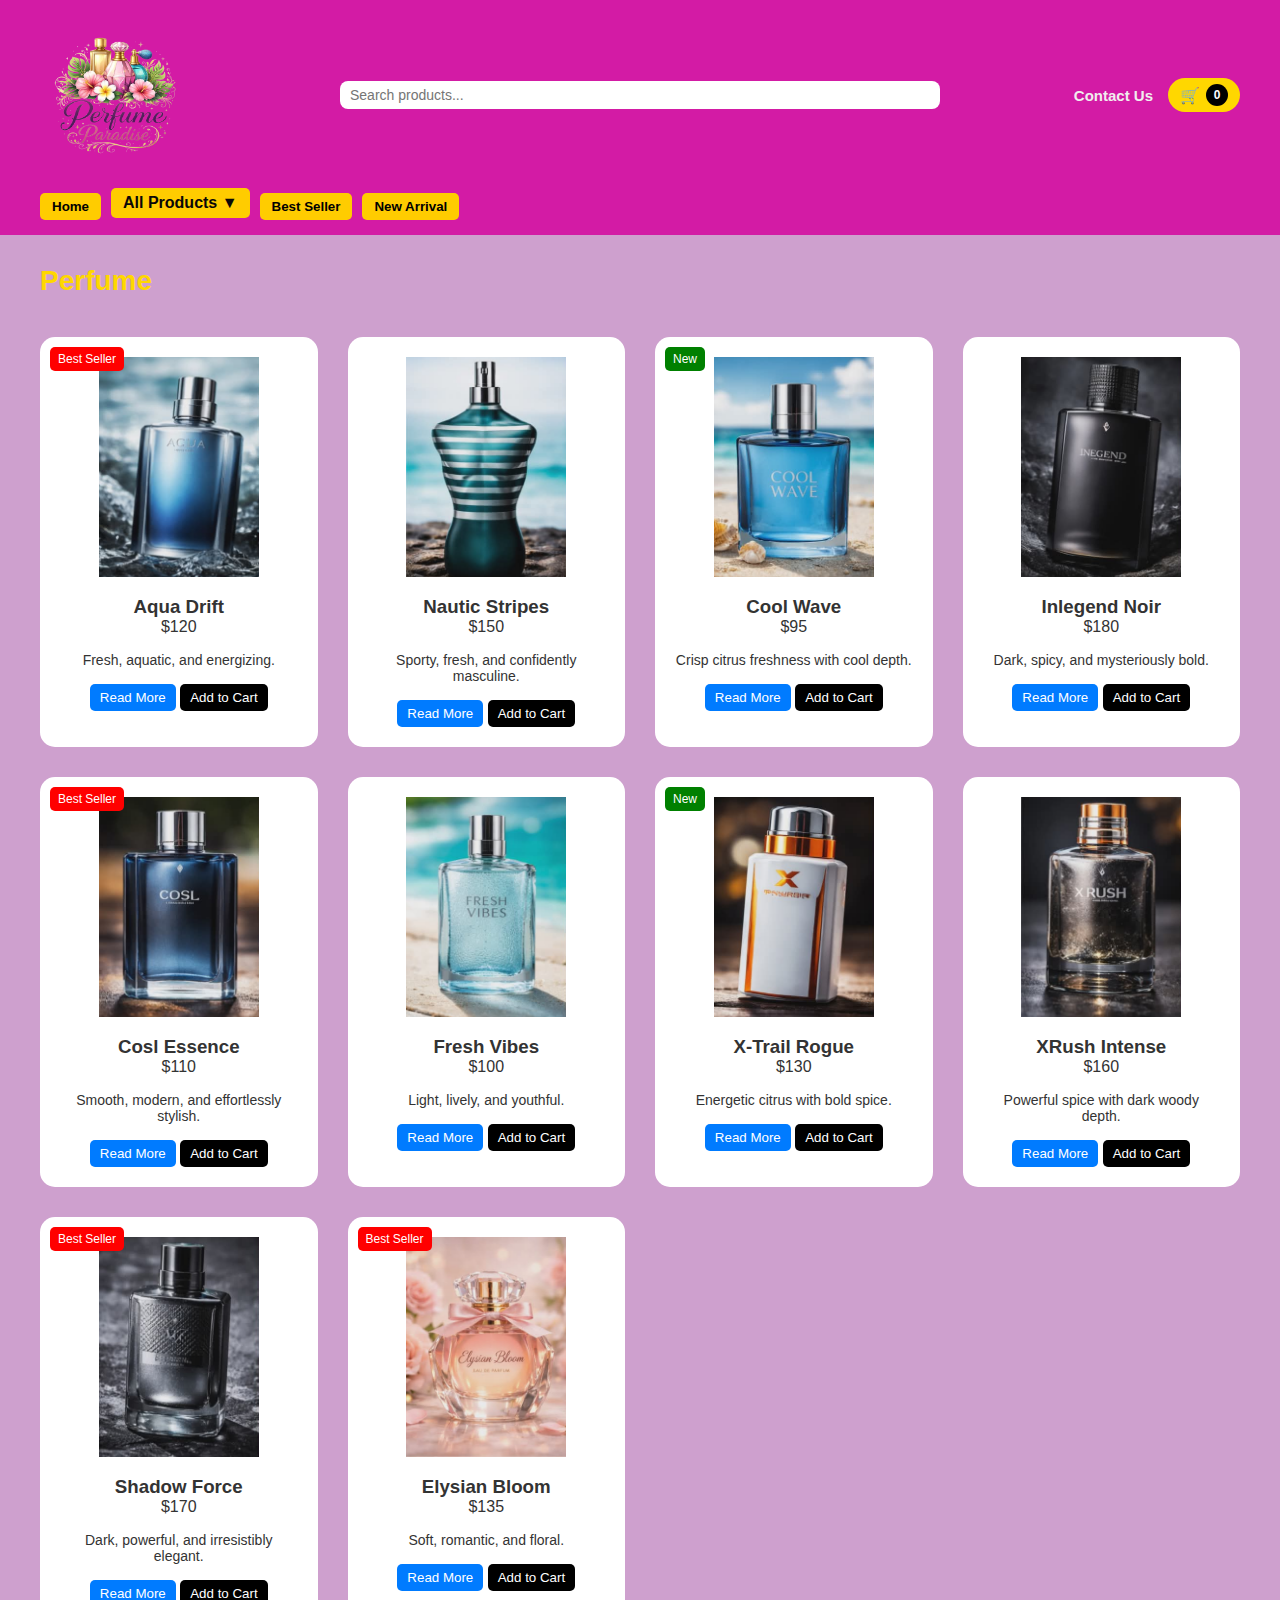
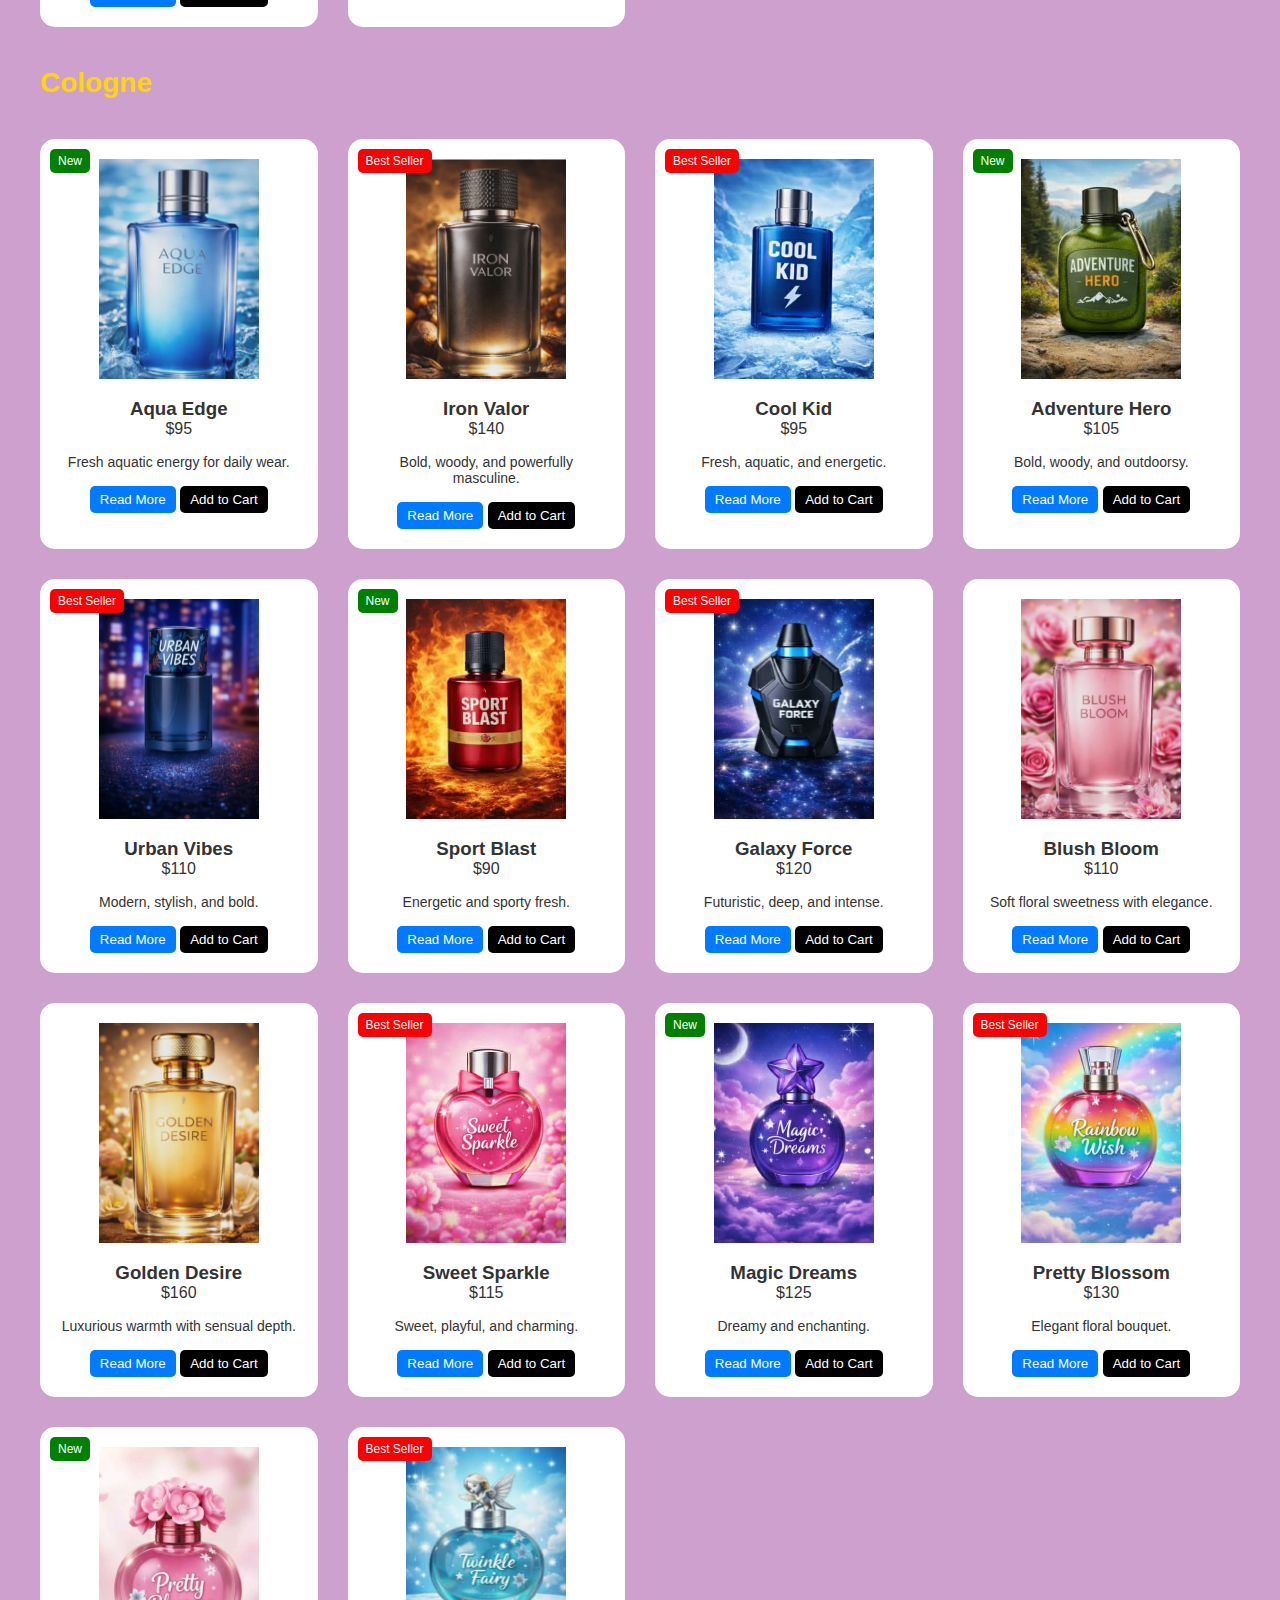
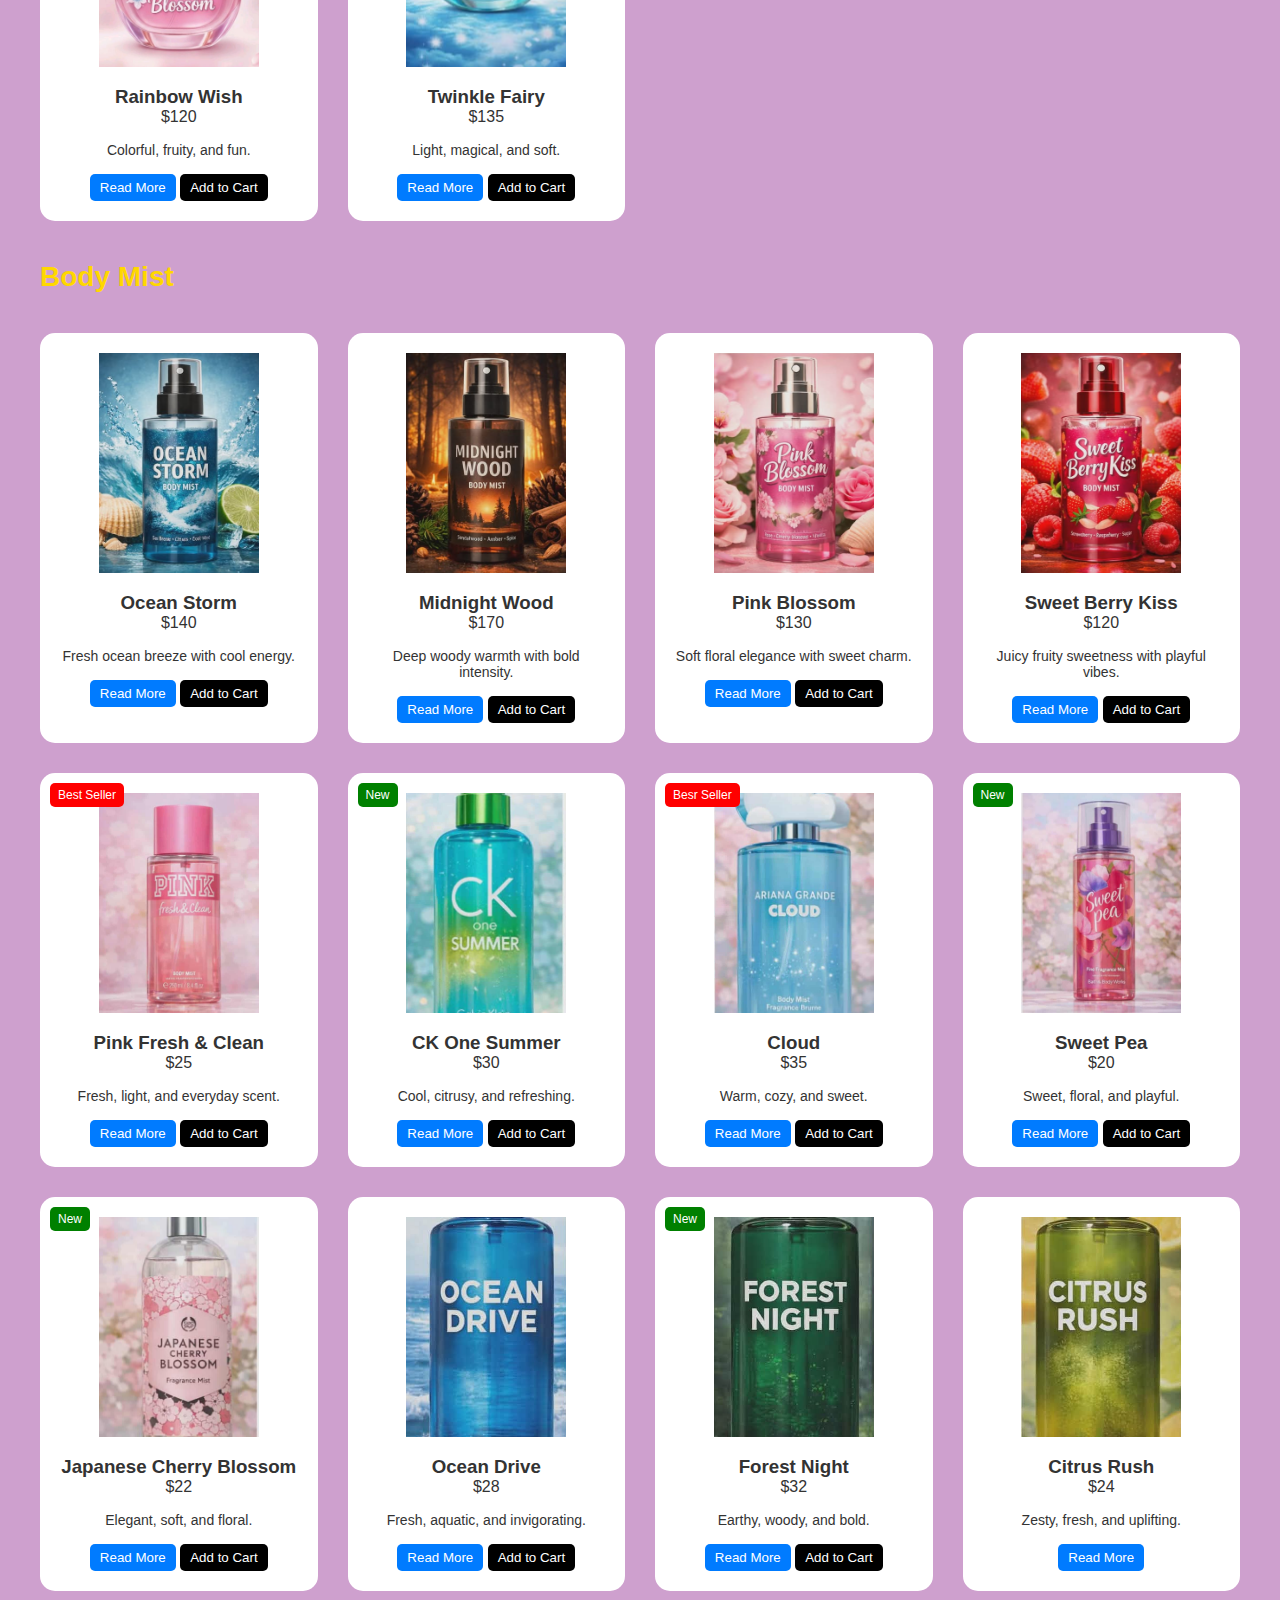
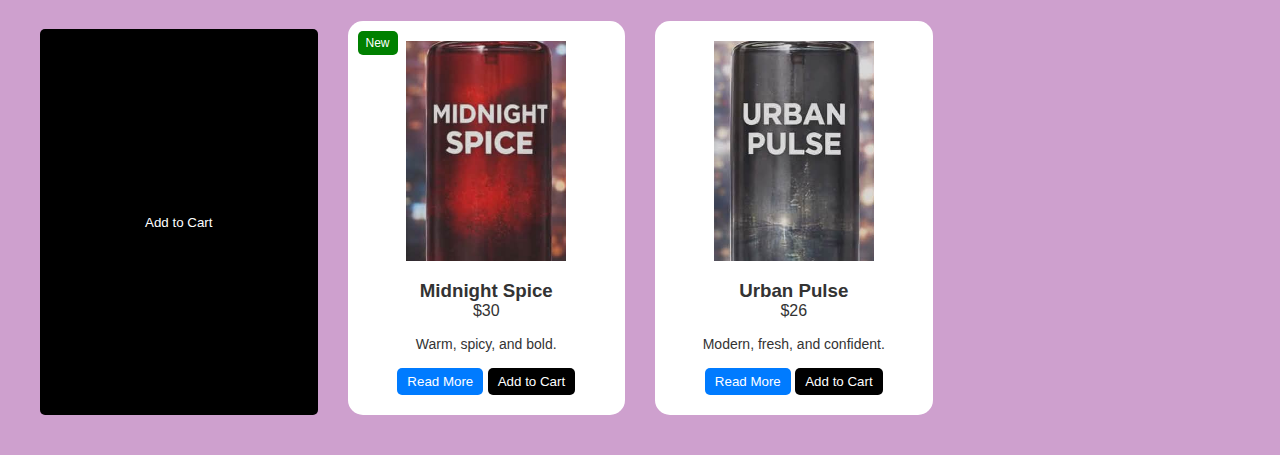
<file: allproducts.html>
<!DOCTYPE html>
<html lang="en">
  <head>
    <meta charset="UTF-8">
    <meta name="viewport" content="width=device-width, initial-scale=1.0">
    <title>Perfume Paradise</title>
    <link rel="stylesheet" href="style.css">
  </head>
  <body>
    
      
     <div id="header-container"></div>
    
    <div id="perfume-container"></div>
    <div id="cologne-container"></div>
    <div id="bodymist-container"></div>
    
    
   
    <!-- CART PANEL -->
    <div class="cart-panel" id="cartPanel">
      <button class="cart-close-btn" onclick="toggleCart()">✕</button>
      <h2>Your Cart</h2>
      <div id="cartItems"></div>
      <h3>Total: $ <span id="totalPrice">0</span>
      </h3>
    </div>
    <div id="tooltip" class="tooltip">Item added to cart!</div>
    <script src="script.js"></script>
  </body>
</html>
</file>
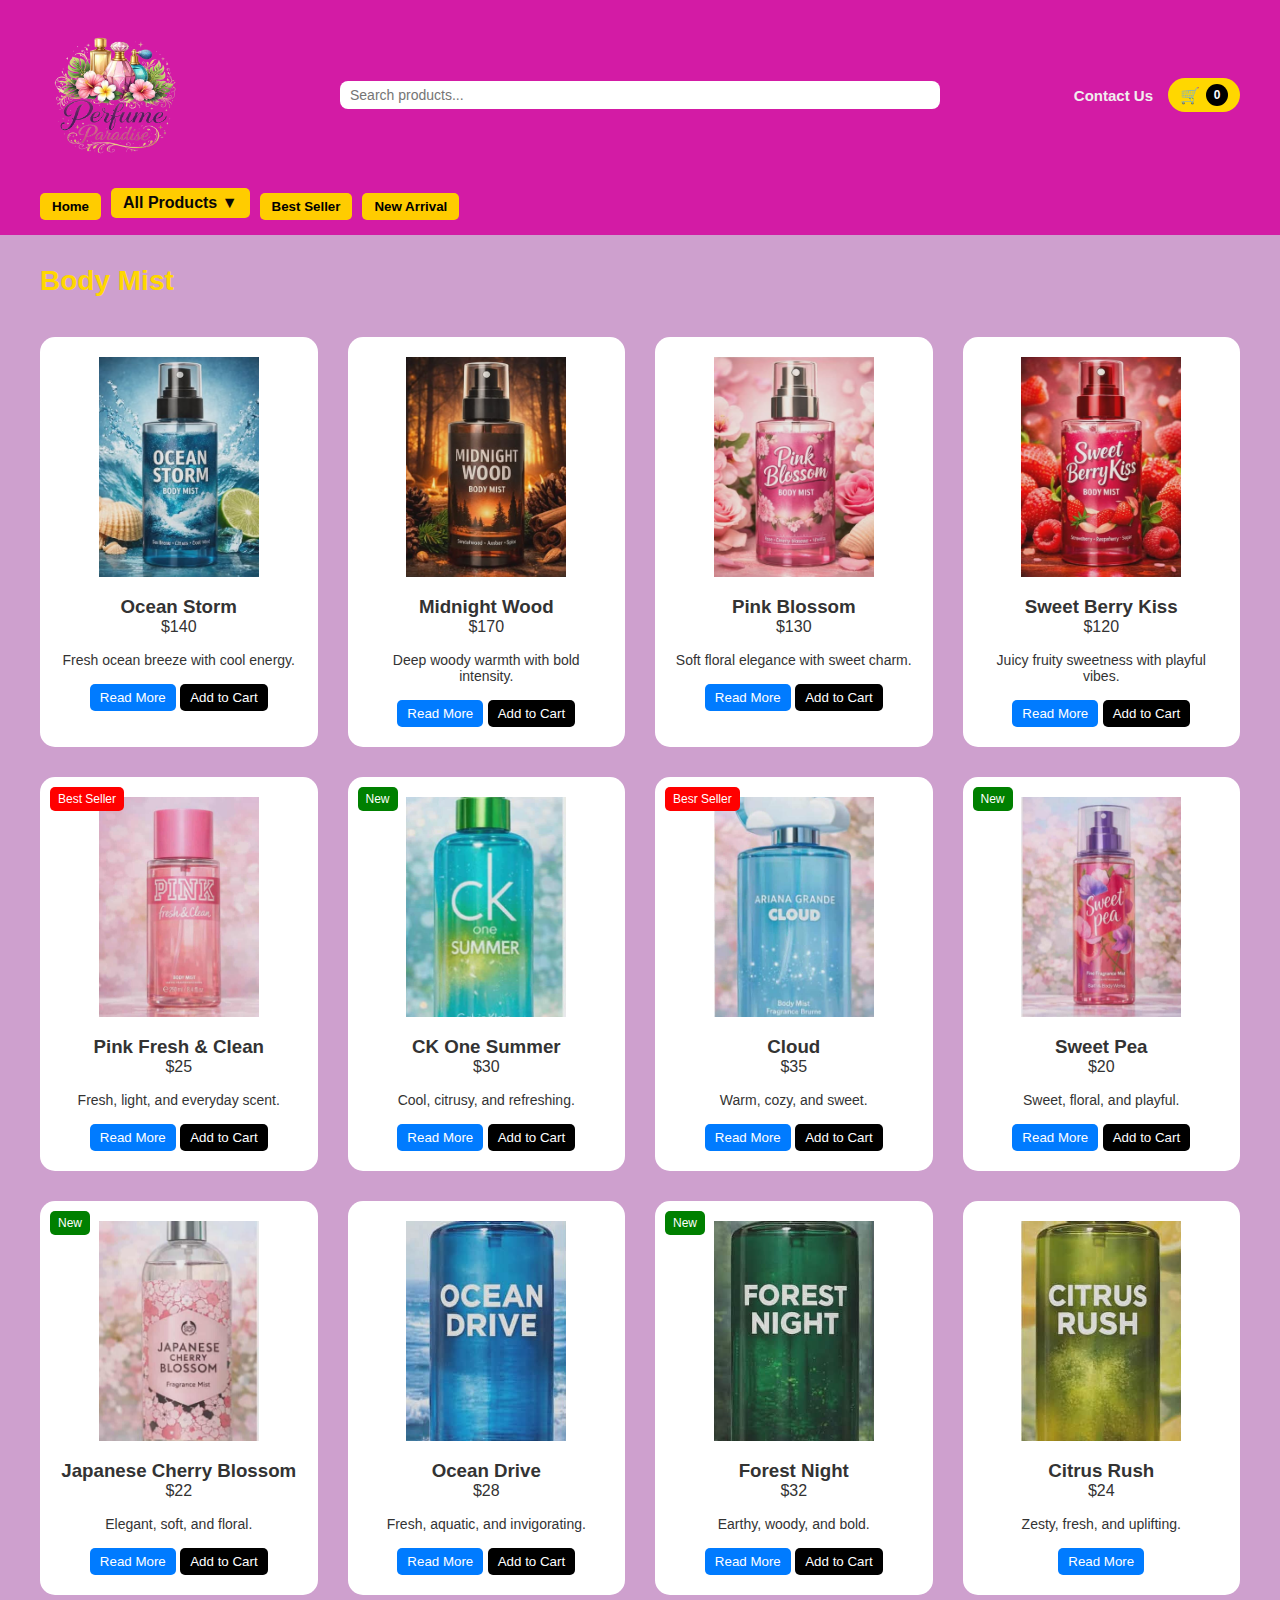
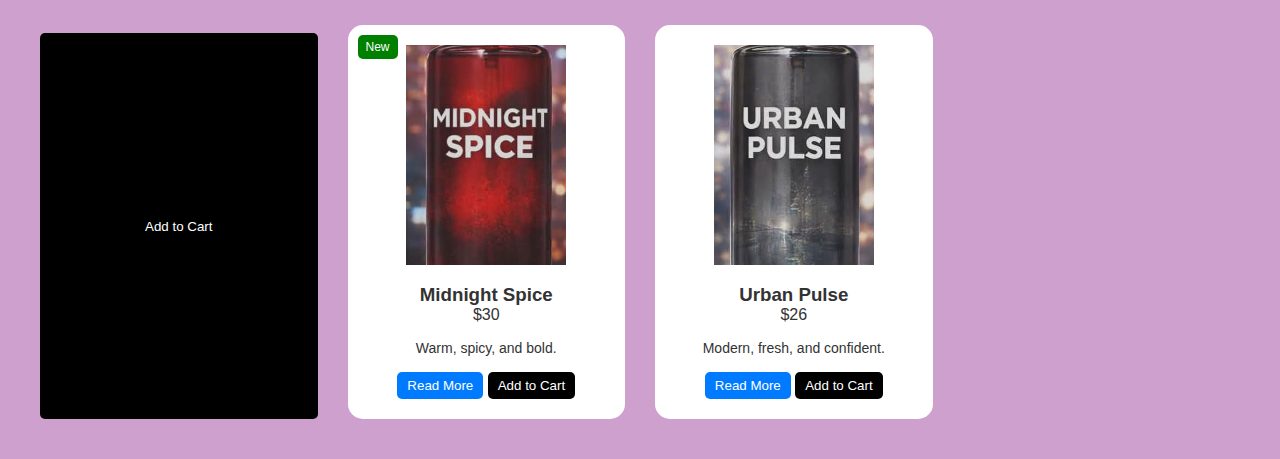
<file: bodyMist.html>
<!DOCTYPE html>
<html lang="en">
  <head>
    <meta charset="UTF-8">
    <meta name="viewport" content="width=device-width, initial-scale=1.0">
    <title>Perfume Paradise</title>
    <link rel="stylesheet" href="style.css">
  </head>
  <body>
    
      
    <div id="header-container"></div>
     <div id="bodymist-container"></div>
    
    
   
    <!-- CART PANEL -->
    <div class="cart-panel" id="cartPanel">
      <button class="cart-close-btn" onclick="toggleCart()">✕</button>
      <h2>Your Cart</h2>
      <div id="cartItems"></div>
      <h3>Total: $ <span id="totalPrice">0</span>
      </h3>
    </div>
    <div id="tooltip" class="tooltip">Item added to cart!</div>
    <script src="script.js"></script>
  </body>
</html>
</file>
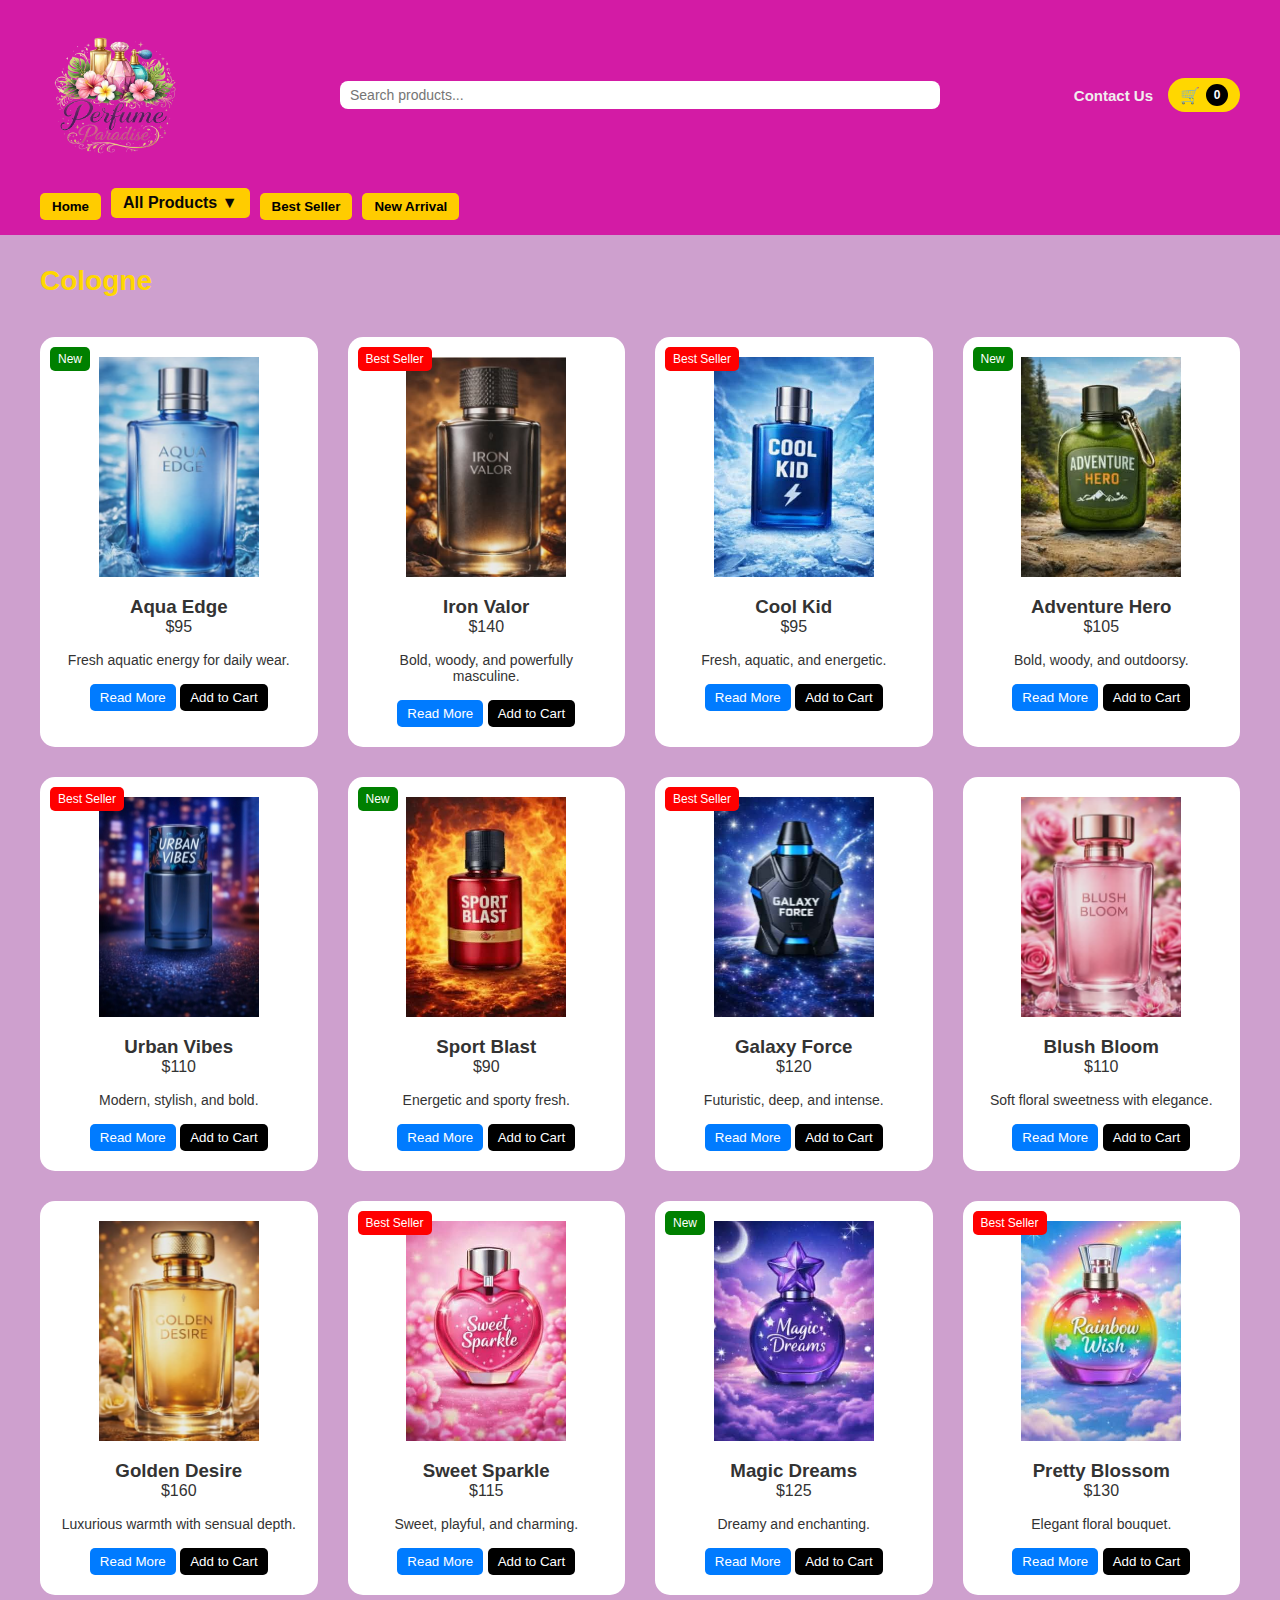
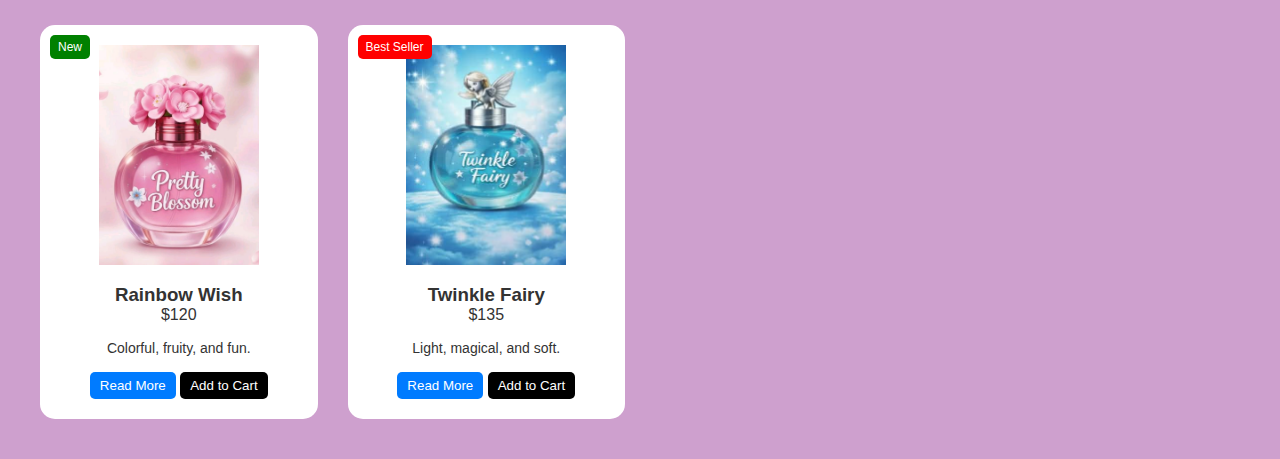
<file: cologne.html>
<!DOCTYPE html>
<html lang="en">
  <head>
    <meta charset="UTF-8">
    <meta name="viewport" content="width=device-width, initial-scale=1.0">
    <title>Perfume Paradise</title>
    <link rel="stylesheet" href="style.css">
  </head>
  <body>
    
      
     <div id="header-container"></div>
     <div id="cologne-container"></div>
    
    <!-- CART PANEL -->
    <div class="cart-panel" id="cartPanel">
      <button class="cart-close-btn" onclick="toggleCart()">✕</button>
      <h2>Your Cart</h2>
      <div id="cartItems"></div>
      <h3>Total: $ <span id="totalPrice">0</span>
      </h3>
    </div>
    <div id="tooltip" class="tooltip">Item added to cart!</div>
    <script src="script.js"></script>
  </body>
</html>
</file>
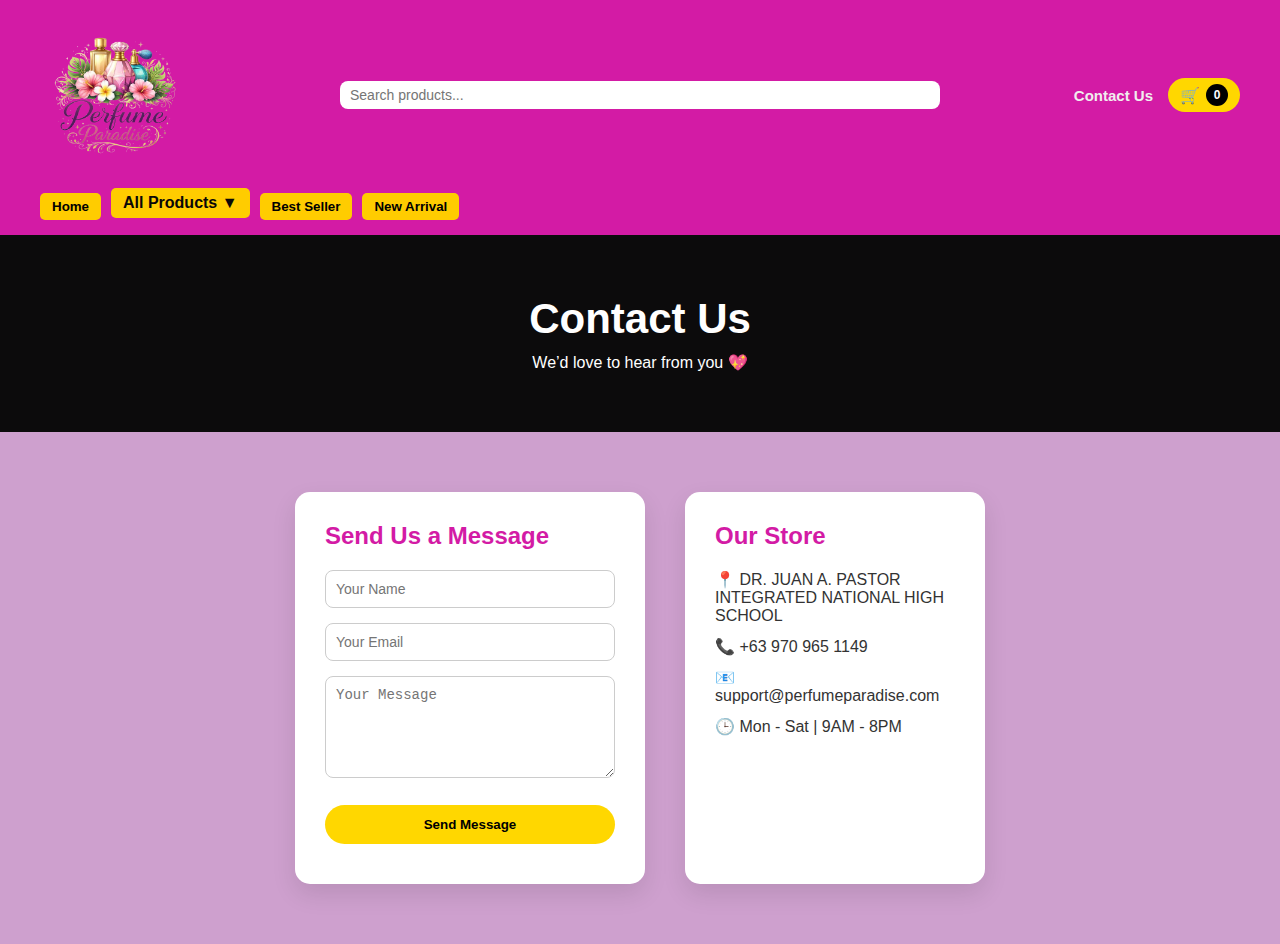
<file: contactus.html>
<!DOCTYPE html>
<html lang="en">
<head>
  <meta charset="UTF-8">
  <title>Contact Us - Perfume Paradise</title>
  <link rel="stylesheet" href="style.css">
</head>
<body>

 <div id="header-container"></div>

<section class="contact-hero">
  <h1>Contact Us</h1>
  <p>We’d love to hear from you 💖</p>
</section>

<section class="contact-container">
  
  <!-- CONTACT FORM -->
  <div class="contact-form">
    <h2>Send Us a Message</h2>
    <form id="contactForm">
      <input type="text" id="name" placeholder="Your Name" required>
      <input type="email" id="email" placeholder="Your Email" required>
      <textarea id="message" rows="5" placeholder="Your Message" required></textarea>
      <button type="submit">Send Message</button>
    </form>
    <p id="formMessage" class="form-message"></p>
  </div>

  <!-- CONTACT INFO -->
  <div class="contact-info">
    <h2>Our Store</h2>
    <p>📍 DR. JUAN A. PASTOR INTEGRATED NATIONAL HIGH SCHOOL</p>
    <p>📞 +63 970 965 1149</p>
    <p>📧 support@perfumeparadise.com</p>
    <p>🕒 Mon - Sat | 9AM - 8PM</p>
  </div>

</section>

<script src="script.js"></script>
</body>
</html>
</file>
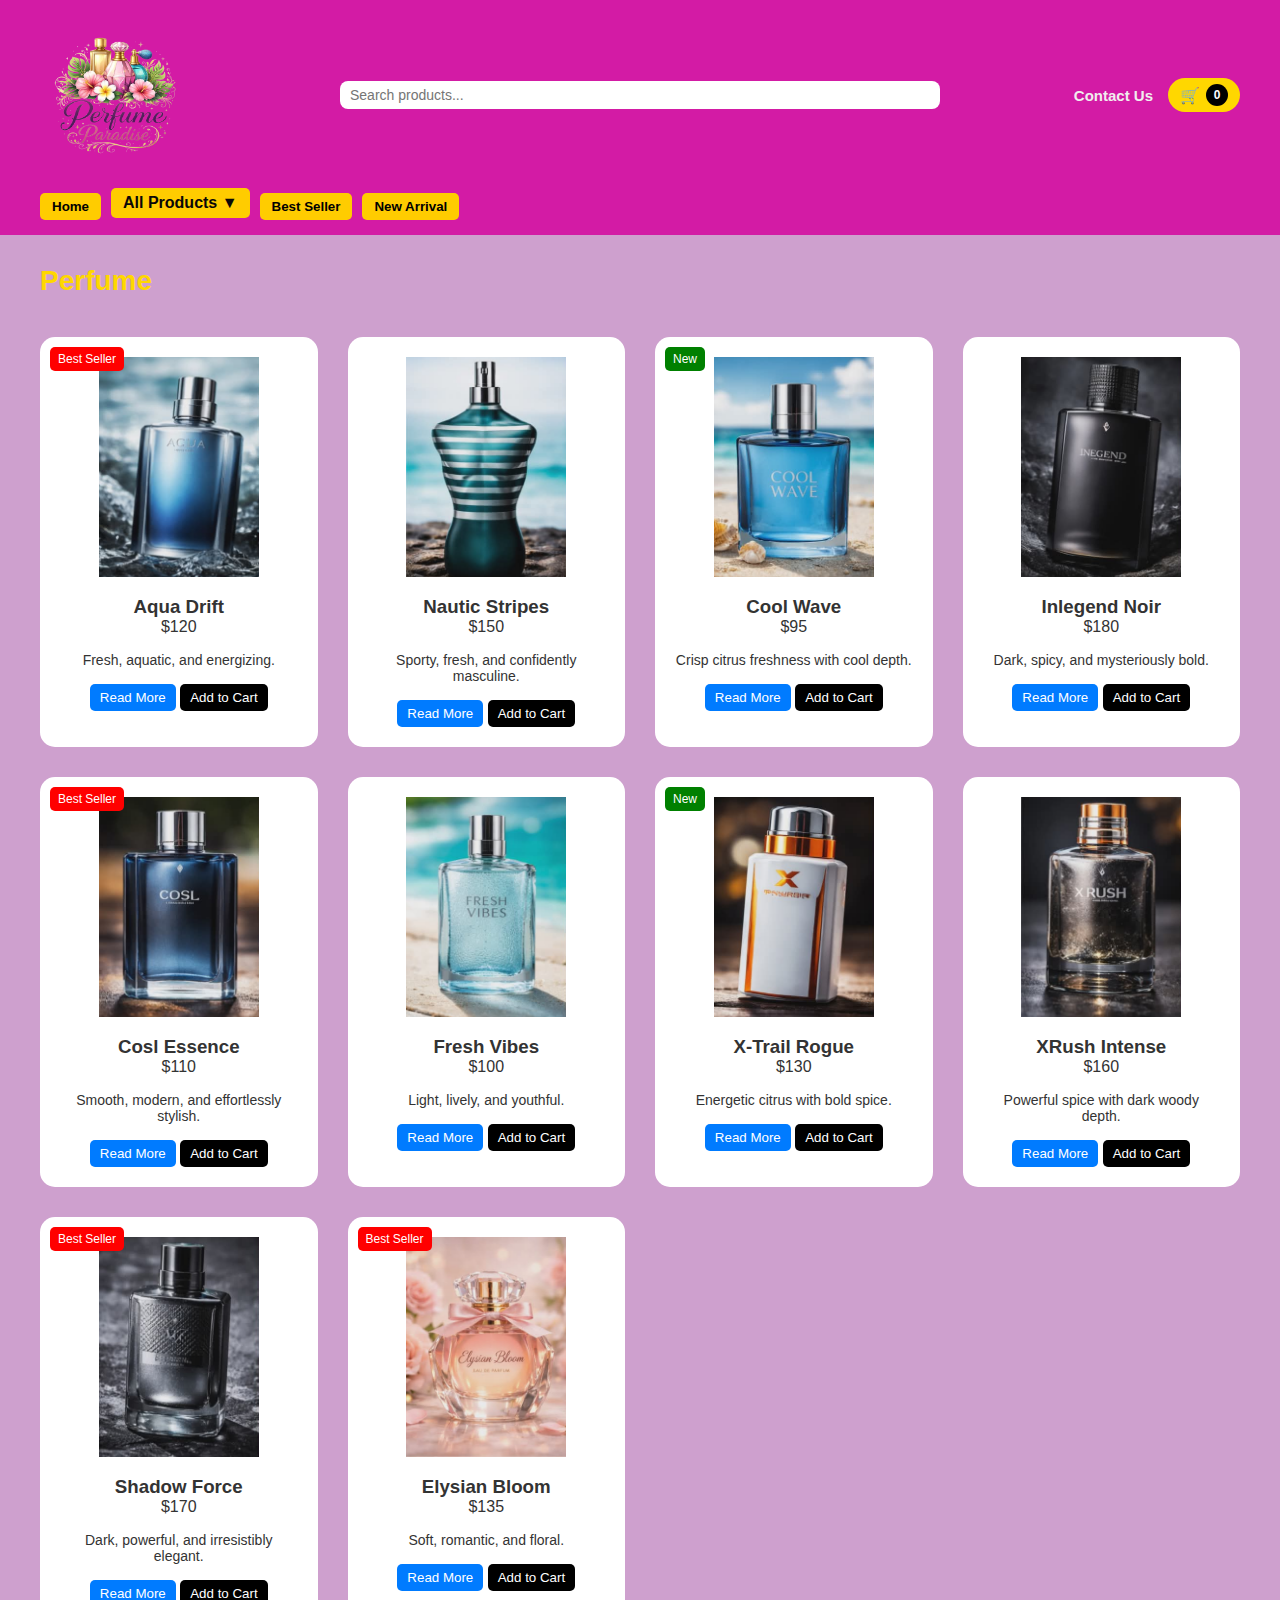
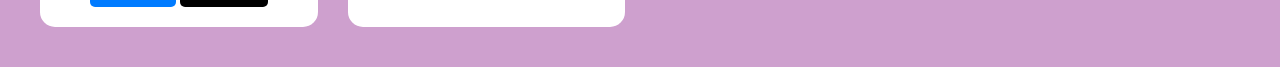
<file: perfume.html>
<!DOCTYPE html>
<html lang="en">
  <head>
    <meta charset="UTF-8">
    <meta name="viewport" content="width=device-width, initial-scale=1.0">
    <title>Perfume Paradise</title>
    <link rel="stylesheet" href="style.css">
  </head>
  <body>
    
      
     <div id="header-container"></div>
     <div id="perfume-container"></div>
    
    <!-- CART PANEL -->
    <div class="cart-panel" id="cartPanel">
      <button class="cart-close-btn" onclick="toggleCart()">✕</button>
      <h2>Your Cart</h2>
      <div id="cartItems"></div>
      <h3>Total: $ <span id="totalPrice">0</span>
      </h3>
    </div>
    <div id="tooltip" class="tooltip">Item added to cart!</div>
    <script src="script.js"></script>
  </body>
</html>
</file>
<file: style.css>
* {
  margin: 0;
  padding: 0;
  box-sizing: border-box;
}
body {
  font-family: "Segoe UI", sans-serif;
  background: #cea0ce;
  color: #fff;
  scroll-behavior: smooth;
} /* HEADER */
header {
  background: #d31ba5;
  padding: 10px 20px; /* top right bottom left */
  display: flex;
  justify-content: space-between;
 /* align-items: center;*/
  flex-wrap: wrap;
  gap:0px;
  flex-direction:column ;
}
.brand {
  display: flex;
  align-items: center;
  gap: 15px;
}
.brand img {
  width: 150px;
  height: auto;
} 
.header-top .header-right {
  display: flex;
  align-items: center;
  flex-wrap: wrap;
  gap: 15px;
}
.header-left {
  display: flex;
  align-items: center;
  gap: 15px;
  flex-wrap: wrap;
}
/* RIGHT SIDE OF HEADER */
.header-top {
  display: flex;
 /* justify-content: space-between;*/
  align-items: center;
  padding: 10px 20px;
  flex-wrap: nowrap; /* keep all items in one line */
  gap: 15px;
  position: relative;
}
.header-right {
  display: flex;
  
  gap: 15px;
  flex-wrap: wrap;
} 

.header-bottom {
  display: flex;
  align-items: center;
  gap: 10px;
  padding: 5px 20px;
 

}
/* LEFT SIDE: Logo + Search */
.left-top {
  display: flex;
  align-items: center;
  gap: 15px;
   z-index: 1
}

/* RIGHT SIDE: Contact + Cart pushed to right */
.right-top {
  display: flex;
  align-items: center;
  gap: 15px;
  margin-left: auto;
   z-index: 1
  
}

/* CONTACT LINK */
.contact-link {
  text-decoration: none;
  font-weight: 600;
  color: #f1eeee;
  font-size: 15px;
  white-space: nowrap;
}
.contact-link:hover {
  color: rgb(68, 4, 42);
}
.cart-btn {
  background: gold;
  padding: 6px 12px;
  border-radius: 25px;
  cursor: pointer;
  font-weight: bold;
  display: flex;
  align-items: center;
  gap: 6px;
} /* Cart number bubble */
.cart-count {
  background: black;
  color: white;
  border-radius: 50%;
  width: 22px;
  height: 22px;
  display: flex;
  align-items: center;
  justify-content: center;
  font-size: 12px;
  font-weight: bold;
} /* NAVIGATION */
.navbar {
  background: #7e073f;
  padding: 12px 40px;
}
.navbar ul {
  list-style: none;
  display: flex;
  gap: 40px;
} /* SECTION TITLE */
.section-title {
  width: 1200px;
  margin: 30px auto 0;
  font-size: 28px;
  color: gold;
} /* PRODUCTS CONTAINER */
.products {
  width: 1200px;
  margin: 40px auto;
  display: grid;
  grid-template-columns: repeat(4, 1fr);
  gap: 30px;
}
.product {
  background: #fff;
  color: #333;
  padding: 20px;
  border-radius: 15px;
  text-align: center;
  position: relative;
}
.product img {
  width: 160px;
  height: 220px;
  object-fit: cover;
  margin-bottom: 15px;
}
.short-description {
  font-size: 14px;
  margin: 8px 0;
}
.full-description {
  display: none;
  font-size: 14px;
  margin-top: 10px;
  text-align: left;
}
.badge {
  position: absolute;
  top: 10px;
  left: 10px;
  background: red;
  color: white;
  padding: 5px 8px;
  font-size: 12px;
  border-radius: 5px;
}
button {
  margin-top: 8px;
  padding: 6px 10px;
  border: none;
  border-radius: 5px;
  cursor: pointer;
}
.add-to-cart {
  background: black;
  color: white;
}
.toggle-btn {
  background: #007bff;
  color: white;
} /* CART */
.cart-panel {
  position: fixed;
  top: 0;
  right: -400px;
  width: 350px;
  height: 100%;
  background: #fff;
  color: #333;
  padding: 20px;
  transition: 0.4s;
  overflow-y: auto;
}
.cart-panel.active {
  right: 0;
}
.cart-item {
  display: flex;
  justify-content: space-between;
  align-items: center;
  margin-bottom: 12px;
  padding: 8px 10px;
  background: #f5f5f5;
  border-radius: 8px;
  font-size: 14px;
}
.cart-item span {
  flex: 1;
} /* REMOVE BUTTON FIXED */
.remove-btn {
  display: flex;
  align-items: center;
  justify-content: center;
  width: 24px;
  height: 24px;
  border: none;
  border-radius: 50%;
  background: #ff4d4d;
  color: white;
  font-size: 14px;
  font-weight: bold;
  cursor: pointer;
  transition: 0.2s ease;
}
.remove-btn:hover {
  background: #cc0000;
  transform: scale(1.1);
}
.navbar ul li {
  cursor: pointer;
  font-weight: 600;
  transition: 0.3s;
}
.navbar ul li:hover {
  color: gold;
}
.tooltip {
  position: fixed;
  top: 20px;
  right: 20px;
  background: #28a745;
  color: #fff;
  padding: 10px 15px;
  border-radius: 8px;
  font-weight: bold;
  opacity: 0;
  pointer-events: none;
  transition: opacity 0.4s ease, transform 0.4s ease;
  z-index: 9999;
  transform: translateY(-20px);
}
.tooltip.show {
  opacity: 1;
  transform: translateY(0);
}
.cart-close-btn {
  position: absolute;
  top: 10px;
  right: 10px;
  background: #0e0d0d;
  color: rgb(236, 230, 230);
  border: none;
  border-radius: 50%;
  width: 28px;
  height: 28px;
  font-size: 16px;
  font-weight: bold;
  cursor: pointer;
  transition: 0.2s ease;
  display: flex;
  align-items: center;
  justify-content: center;
}
.cart-close-btn:hover {
  background: #5a5a7e;
  transform: scale(1.1);
}
.search-container {
   position: absolute;
  left: 50%;
  transform: translateX(-50%);
  max-width: 600px;
  width: 100%;
}
#searchInput {
  width: 100%; /* wider */

}
.search-container input {
  width: 600px;
  padding: 6px 10px;
  border-radius: 8px;
  border: none;
  font-size: 14px;
}
.rating {
  display: flex;
  justify-content: center;
  margin: 8px 0;
}
.rating span {
  font-size: 16px;
  color: gold;
  margin: 0 1px;
}
.rating {
  display: flex;
  align-items: center;
  justify-content: center;
  gap: 6px; /* space between stars and number */
  margin: 8px 0;
  font-size: 16px;
  color: gold;
}
.rating span {
  font-size: 14px;
}
.rating .rating-number {
  color: #0f0a0a; /* or gold for consistency */
  font-size: 12px;
} /* ================= IMAGE HOVER ANIMATION ================= */
.product img {
  transition: transform 0.4s ease, box-shadow 0.4s ease;
} /* When mouse hovers */
.product img:hover {
  transform: translateY(-15px);
  box-shadow: 0 15px 25px rgba(0, 0, 0, 0.3);
} /* MENU WRAPPER */
.menu-wrapper {
  position: relative;
  margin-top: 1px;
} /* ALL PRODUCTS BUTTON */
.menu-toggle {
  background: #7e073f;
  color: rgb(10, 8, 8);
  position: relative;
  cursor: pointer;
} /* DROPDOWN MENU */
.side-menu {
  display: none; /* hidden by default */
  position: absolute;
  top: 100%; /* appears below All Products */
  left: 0;
  background: #111;
  border-radius: 8px;
  overflow: hidden;
  z-index: 1000;
 
} /* SHOW CLASS */
.side-menu.active {
  display: block;
  
}
.side-menu a {
  padding: 10px 15px;
  display: block;
  text-decoration: none;
  color: white;
}
.side-menu a:hover {
  background: #575757;
}
/* Make menu buttons inline and aligned */
.menu-buttons {
  display: flex;
  align-items: center; /* vertical alignment */
  gap: 10px; /* space between buttons */
  flex-wrap: wrap;
}

/* Adjust filter button style if needed */
.filter-btn, .menu-toggle {
  background: #ffcc00;
  border: none;
  border-radius: 5px;
  padding: 6px 12px;
  cursor: pointer;
  font-weight: bold;
  transition: 0.3s;
}
.filter-btn:hover {
  background: #ff9900;
}
.filter-btn:hover, .menu-toggle:hover {
  background: #ff9900;
}


/* HERO SECTION */
.hero {
  height: 80vh;
  background: linear-gradient(rgba(0,0,0,0.5), rgba(0,0,0,0.5)),
              url("images/hero.jpg") center/cover no-repeat;
  display: flex;
  align-items: center;
  justify-content: center;
  text-align: center;
  padding: 20px;
}

.hero-content h1 {
  font-size: 48px;
  margin-bottom: 15px;
  animation: glow 3s ease-in-out infinite alternate;
}
@keyframes glow {
  from {
    text-shadow: 0 0 10px gold;
  }
  to {
    text-shadow: 0 0 25px white, 0 0 40px gold;
  }
}
.hero-content p {
  font-size: 18px;
  margin-bottom: 20px;
}

.hero-content button {
  padding: 12px 25px;
  font-size: 16px;
  background: gold;
  border: none;
  border-radius: 30px;
  cursor: pointer;
  font-weight: bold;
  transition: 0.3s;
}

.hero-content button:hover {
  background: #ff9900;
}

/* FEATURED SECTION */
.featured {
  padding: 60px 20px;
  text-align: center;
  background: #fff;
  color: #333;
}

.featured h2 {
  margin-bottom: 40px;
  font-size: 32px;
  color: #d31ba5;
}

.featured-grid {
  display: grid;
  grid-template-columns: repeat(auto-fit, minmax(250px, 1fr));
  gap: 30px;
}

.featured-item {
  background: #f9f9f9;
  padding: 20px;
  border-radius: 15px;
  transition: 0.3s;
}

.featured-item:hover {
  transform: translateY(-10px);
}

.featured-item img {
  width: 100%;
  height: 250px;
  object-fit: cover;
  border-radius: 10px;
  margin-bottom: 15px;
}

/* WHY US SECTION */
.why-us {
  padding: 60px 20px;
  text-align: center;
}

.why-us h2 {
  margin-bottom: 40px;
  font-size: 32px;
}

.why-grid {
  display: grid;
  grid-template-columns: repeat(auto-fit, minmax(250px, 1fr));
  gap: 30px;
}

.why-item {
  background: rgba(255,255,255,0.2);
  padding: 20px;
  border-radius: 15px;
}
/* ===== FLOATING PERFUME PARTICLES ===== */
.particles {
  position: absolute;
  width: 100%;
  height: 100%;
  overflow: hidden;
  top: 0;
  left: 0;
  pointer-events: none;
}

.particles span {
  position: absolute;
  bottom: -50px;
  width: 15px;
  height: 15px;
  background: rgba(255, 255, 255, 0.4);
  border-radius: 50%;
  animation: floatUp 10s linear infinite;
}

@keyframes floatUp {
  0% {
    transform: translateY(0) scale(1);
    opacity: 0.6;
  }
  100% {
    transform: translateY(-100vh) scale(0.5);
    opacity: 0;
  }
}

body {
  font-family: "Segoe UI", sans-serif;
  margin: 0;
  background: #cea0ce;
  color: #333;
}

/* HERO */
.contact-hero {
  background: #0c0b0c;
  color: white;
  text-align: center;
  padding: 60px 20px;
}

.contact-hero h1 {
  font-size: 42px;
  margin-bottom: 10px;
}

.contact-container {
  display: flex;
  flex-wrap: wrap;
  justify-content: center;
  gap: 40px;
  padding: 60px 20px;
}

/* FORM */
.contact-form {
  background: white;
  padding: 30px;
  border-radius: 15px;
  width: 350px;
  box-shadow: 0 10px 25px rgba(0,0,0,0.1);
}

.contact-form h2 {
  margin-bottom: 20px;
  color: #d31ba5;
}

.contact-form input,
.contact-form textarea {
  width: 100%;
  padding: 10px;
  margin-bottom: 15px;
  border-radius: 8px;
  border: 1px solid #ccc;
  font-size: 14px;
}

.contact-form button {
  width: 100%;
  padding: 12px;
  background: gold;
  border: none;
  border-radius: 25px;
  font-weight: bold;
  cursor: pointer;
  transition: 0.3s;
}

.contact-form button:hover {
  background: #ff9900;
}

/* CONTACT INFO */
.contact-info {
  background: white;
  padding: 30px;
  border-radius: 15px;
  width: 300px;
  box-shadow: 0 10px 25px rgba(0,0,0,0.1);
}

.contact-info h2 {
  color: #d31ba5;
  margin-bottom: 20px;
}

.contact-info p {
  margin-bottom: 12px;
}

/* SUCCESS MESSAGE */
.form-message {
  margin-top: 10px;
  font-weight: bold;
  text-align: center;
}
</file>
